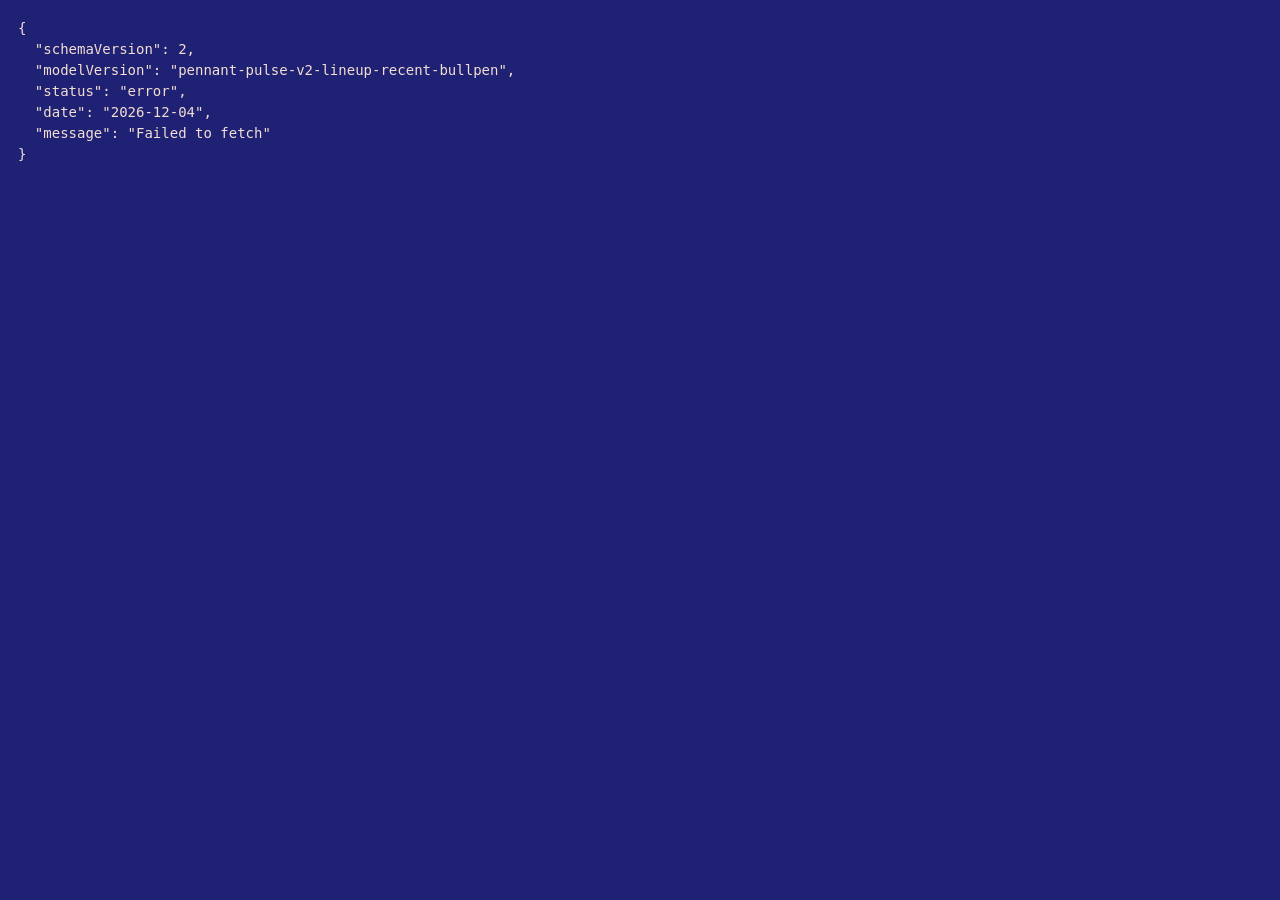
<file: ai.html>
<!doctype html>
<html lang="en">
<head>
  <meta charset="utf-8">
  <meta name="viewport" content="width=device-width, initial-scale=1">
  <title>Pennant Pulse Live JSON</title>
  <style>
    body { margin: 0; padding: 18px; color: #f3ded3; background: #1f2174; font: 14px/1.5 ui-monospace, SFMono-Regular, Menlo, Consolas, monospace; }
    pre { margin: 0; white-space: pre-wrap; overflow-wrap: anywhere; }
  </style>
</head>
<body>
  <pre id="json">{"status":"loading","message":"Running Pennant Pulse version-two model..."}</pre>
  <script src="oracle-core.js"></script>
  <script>
    (async () => {
      const output = document.getElementById('json');
      const url = new URL(window.location.href);
      const requestedDate = url.searchParams.get('date');
      const date = /^\d{4}-\d{2}-\d{2}$/.test(requestedDate || '')
        ? requestedDate
        : window.DiamondOracleCore.todayPacific();

      try {
        const payload = await window.DiamondOracleCore.generateBoard(date);
        const feed = window.DiamondOracleCore.buildFeed(payload);
        const json = JSON.stringify(feed, null, 2);
        output.textContent = json;
        document.title = `Pennant Pulse JSON ${date}`;

        const machineReadable = document.createElement('script');
        machineReadable.id = 'pennantPulseData';
        machineReadable.type = 'application/json';
        machineReadable.textContent = json;
        document.body.appendChild(machineReadable);
      } catch (error) {
        output.textContent = JSON.stringify({
          schemaVersion: 2,
          modelVersion: 'pennant-pulse-v2-lineup-recent-bullpen',
          status: 'error',
          date,
          message: error.message
        }, null, 2);
      }
    })();
  </script>
</body>
</html>
</file>
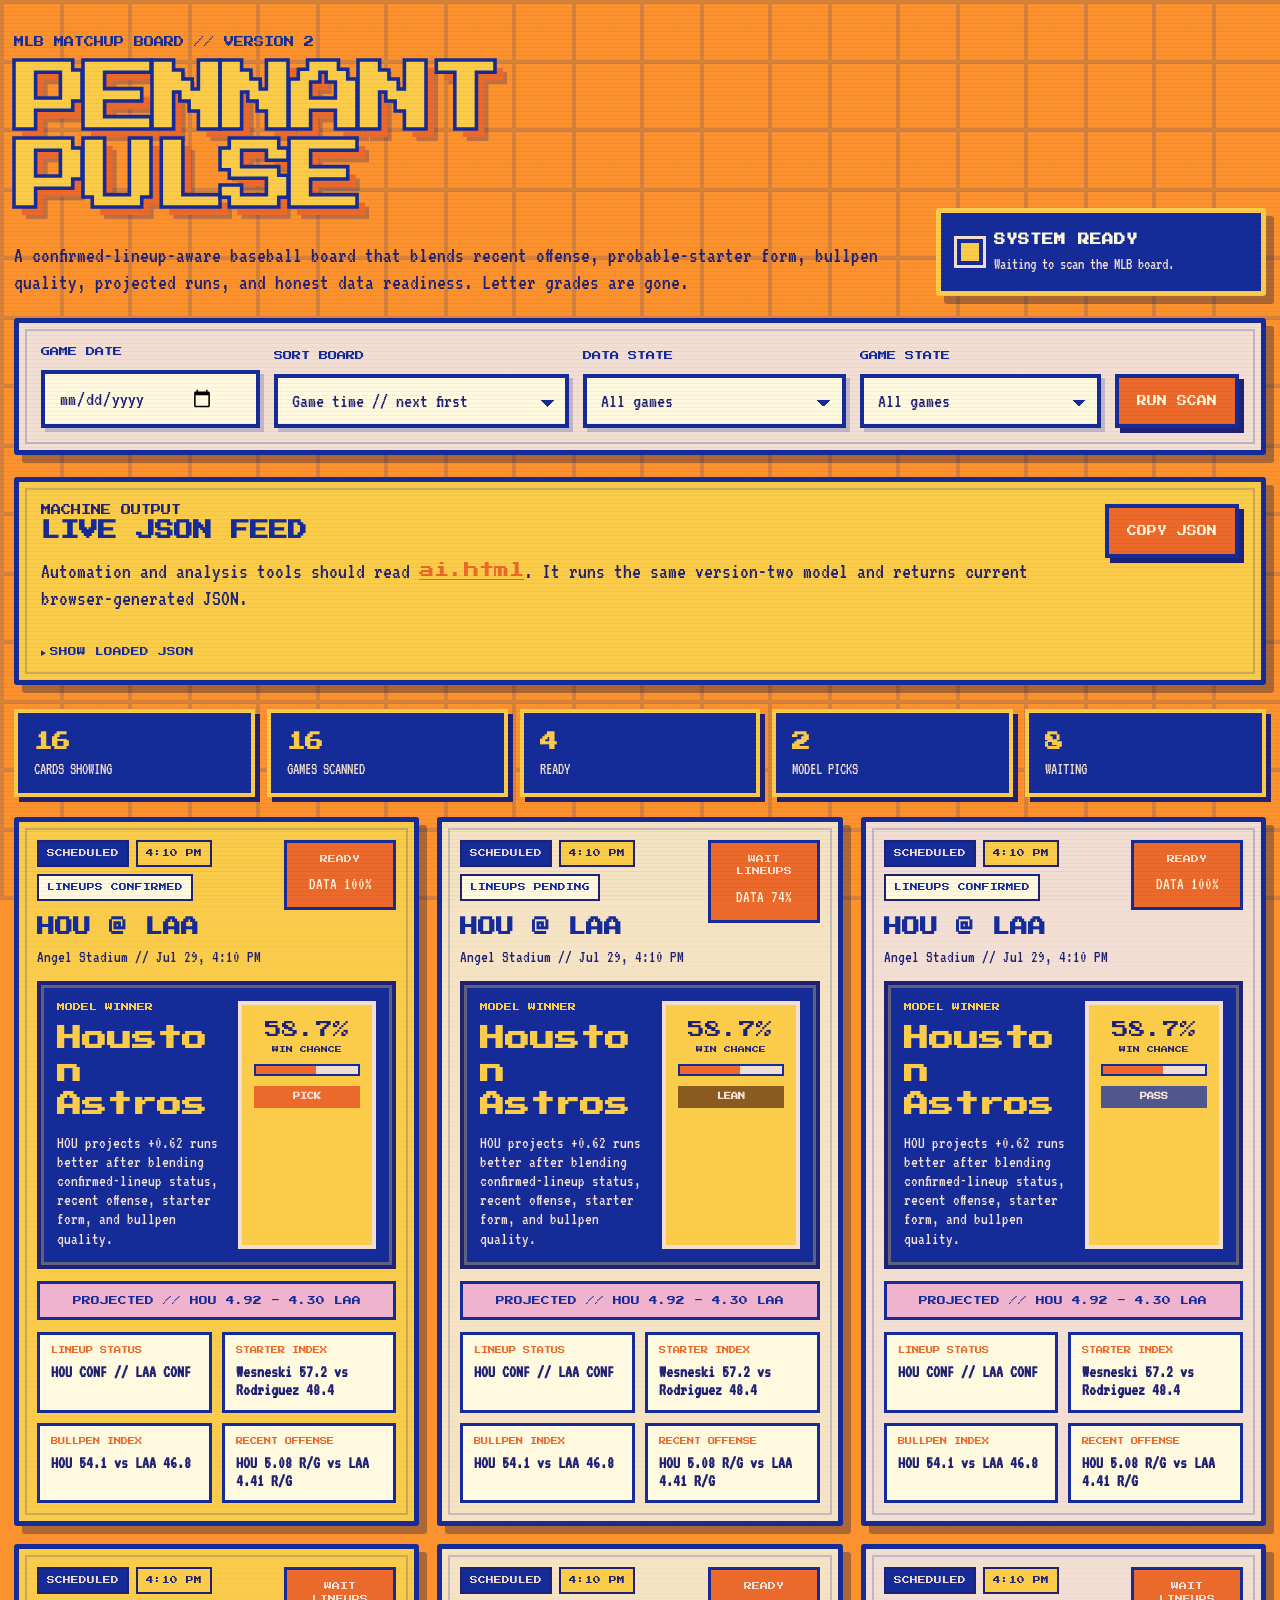
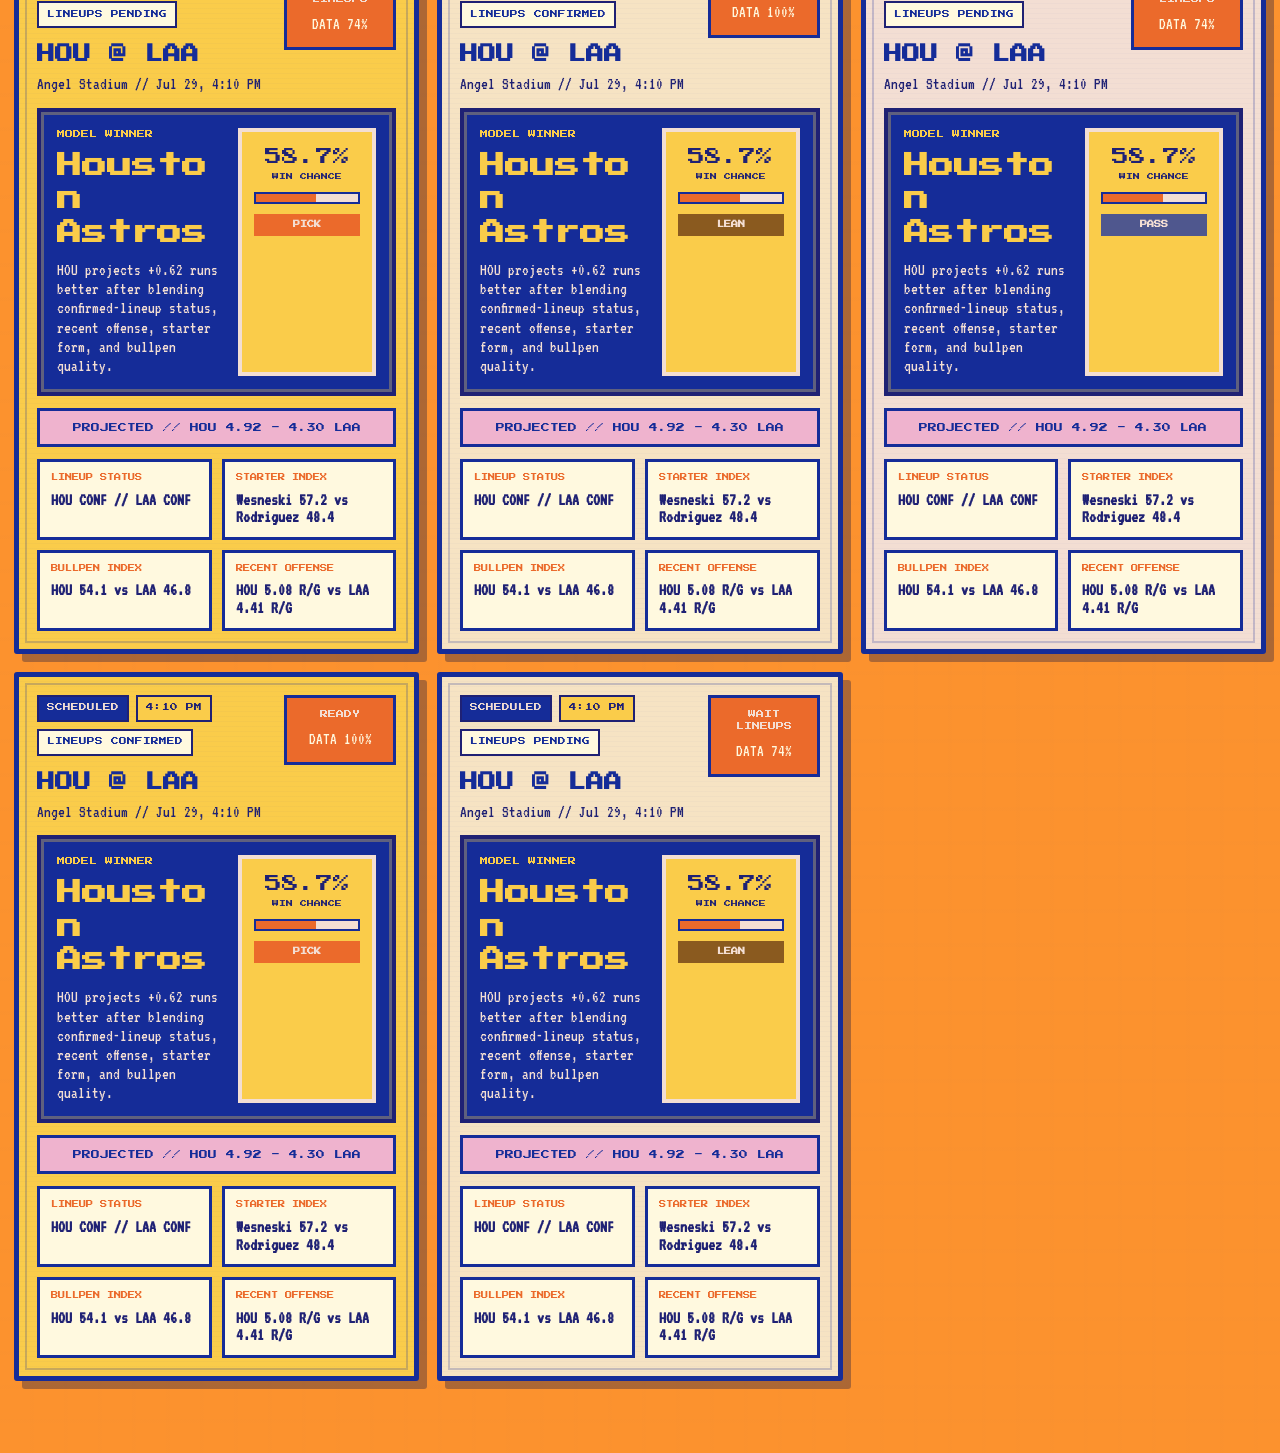
<file: preview-static.html>
<!doctype html>
<html lang="en">
<head>
  <meta charset="utf-8" />
  <meta name="viewport" content="width=device-width, initial-scale=1" />
  <meta name="theme-color" content="#152c98" />
  <title>Pennant Pulse // MLB Matchup Board</title>
  <link rel="preconnect" href="https://fonts.googleapis.com">
  <link rel="preconnect" href="https://fonts.gstatic.com" crossorigin>
  <link href="https://fonts.googleapis.com/css2?family=Press+Start+2P&family=VT323&display=swap" rel="stylesheet">
  <link rel="stylesheet" href="styles.css" />
</head>
<body>
  <div class="maze-backdrop" aria-hidden="true"></div>

  <div class="shell">
    <header class="hero">
      <div class="hero-copy">
        <p class="eyebrow">MLB MATCHUP BOARD // VERSION 2</p>
        <h1>PENNANT<br>PULSE</h1>
        <p class="subhead">A confirmed-lineup-aware baseball board that blends recent offense, probable-starter form, bullpen quality, projected runs, and honest data readiness. Letter grades are gone.</p>
      </div>

      <div class="status-card" aria-live="polite">
        <span class="pixel-dot"></span>
        <div>
          <strong id="dataMode">SYSTEM READY</strong>
          <small id="dataCount">Waiting to scan the MLB board.</small>
        </div>
      </div>
    </header>

    <section class="controls arcade-panel" aria-label="Board controls">
      <label>
        GAME DATE
        <input id="dateInput" type="date" />
      </label>

      <label>
        SORT BOARD
        <select id="sortSelect">
          <option value="timeAsc">Game time // next first</option>
          <option value="probabilityDesc">Model win chance</option>
          <option value="runEdgeDesc">Projected run edge</option>
          <option value="readinessDesc">Data readiness</option>
        </select>
      </label>

      <label>
        DATA STATE
        <select id="readinessFilter">
          <option value="ALL">All games</option>
          <option value="READY">Ready // lineups confirmed</option>
          <option value="WAIT">Waiting on data</option>
          <option value="PICK">Model picks only</option>
          <option value="PASS">Passes only</option>
        </select>
      </label>

      <label>
        GAME STATE
        <select id="timeFilter">
          <option value="ALL">All games</option>
          <option value="UPCOMING">Upcoming</option>
          <option value="LIVE">Live</option>
          <option value="FINAL">Final</option>
          <option value="OFF">Postponed / cancelled</option>
        </select>
      </label>

      <button id="loadBtn" type="button">RUN SCAN</button>
    </section>

    <section class="ai-feed arcade-panel" aria-label="AI readable picks feed">
      <div>
        <p class="eyebrow">MACHINE OUTPUT</p>
        <h2>LIVE JSON FEED</h2>
        <p>Automation and analysis tools should read <a href="ai.html" id="jsonFeedLink">ai.html</a>. It runs the same version-two model and returns current browser-generated JSON.</p>
      </div>
      <div class="ai-actions">
        <button id="copyJsonBtn" type="button">COPY JSON</button>
      </div>
      <details class="json-details">
        <summary>SHOW LOADED JSON</summary>
        <pre id="aiReadableJson">{"status":"waiting_for_scan"}</pre>
      </details>
      <script id="pennantPulseData" type="application/json">{"status":"waiting_for_scan"}</script>
    </section>

    <main>
      <div id="summary" class="summary"></div>
      <div id="boardGrid" class="grid"></div>
    </main>
  </div>

  <template id="gameCardTemplate">
    <article class="game-card arcade-panel">
      <div class="scanline" aria-hidden="true"></div>
      <div class="game-top">
        <div>
          <div class="chip-row">
            <span class="tag game-status"></span>
            <span class="tag tag-yellow game-time-chip"></span>
            <span class="tag tag-cream lineup-chip"></span>
          </div>
          <h2 class="matchup"></h2>
          <p class="venue"></p>
        </div>
        <div class="model-state"></div>
      </div>

      <section class="winner-panel">
        <div class="winner-copy">
          <span class="winner-label">MODEL WINNER</span>
          <h3 class="winner"></h3>
          <p class="primary-reason"></p>
        </div>
        <div class="win-prob">
          <span class="win-prob-value"></span>
          <small>WIN CHANCE</small>
          <div class="prob-track"><i></i></div>
          <b class="decision"></b>
        </div>
      </section>

      <div class="projected-score"></div>

      <div class="quick-factors">
        <div class="factor lineup-factor"></div>
        <div class="factor pitcher-factor"></div>
        <div class="factor bullpen-factor"></div>
        <div class="factor form-factor"></div>
      </div>

      <details>
        <summary>OPEN MATCHUP DATA</summary>
        <div class="details-grid">
          <div>
            <h4 class="away-title"></h4>
            <ul class="away-reasons"></ul>
          </div>
          <div>
            <h4 class="home-title"></h4>
            <ul class="home-reasons"></ul>
          </div>
        </div>
      </details>
    </article>
  </template>

  <script>
    document.getElementById('summary').innerHTML = `<div class="summary-grid">
      <div><strong>16</strong><span>CARDS SHOWING</span></div><div><strong>16</strong><span>GAMES SCANNED</span></div><div><strong>4</strong><span>READY</span></div><div><strong>2</strong><span>MODEL PICKS</span></div><div><strong>8</strong><span>WAITING</span></div></div>`;
    const grid=document.getElementById('boardGrid');
    for (let i=0;i<8;i++) {
      grid.innerHTML += `<article class="game-card arcade-panel" data-decision="${i%3===0?'PICK':i%3===1?'LEAN':'PASS'}">
        <div class="scanline"></div><div class="game-top"><div><div class="chip-row"><span class="tag">SCHEDULED</span><span class="tag tag-yellow">4:10 PM</span><span class="tag tag-cream">LINEUPS ${i%2?'PENDING':'CONFIRMED'}</span></div><h2 class="matchup">HOU @ LAA</h2><p class="venue">Angel Stadium // Jul 29, 4:10 PM</p></div><div class="model-state">${i%2?'WAIT LINEUPS':'READY'}<small>DATA ${i%2?'74':'100'}%</small></div></div>
        <section class="winner-panel"><div class="winner-copy"><span class="winner-label">MODEL WINNER</span><h3 class="winner">Houston Astros</h3><p class="primary-reason">HOU projects +0.62 runs better after blending confirmed-lineup status, recent offense, starter form, and bullpen quality.</p></div><div class="win-prob"><span class="win-prob-value">58.7%</span><small>WIN CHANCE</small><div class="prob-track"><i style="width:58.7%"></i></div><b class="decision">${i%3===0?'PICK':i%3===1?'LEAN':'PASS'}</b></div></section>
        <div class="projected-score">PROJECTED // HOU 4.92 - 4.30 LAA</div><div class="quick-factors"><div class="factor"><span>LINEUP STATUS</span><strong>HOU CONF // LAA CONF</strong></div><div class="factor"><span>STARTER INDEX</span><strong>Wesneski 57.2 vs Rodriguez 48.4</strong></div><div class="factor"><span>BULLPEN INDEX</span><strong>HOU 54.1 vs LAA 46.8</strong></div><div class="factor"><span>RECENT OFFENSE</span><strong>HOU 5.08 R/G vs LAA 4.41 R/G</strong></div></div>
      </article>`;
    }
  </script>
</body>
</html>
</file>
<file: styles.css>
:root {
  --orange: #fc922e;
  --orange-dark: #eb6a2b;
  --yellow: #facc4a;
  --blue: #152c98;
  --blue-dark: #1f2174;
  --cream: #f3ded3;
  --pink: #efb3ce;
  --ink: #131541;
  --white: #fff9df;
  --shadow: 8px 8px 0 rgba(19, 21, 65, .34);
  --pixel-font: "Press Start 2P", "Courier New", monospace;
  --body-font: "VT323", "Courier New", monospace;
}

* { box-sizing: border-box; }
html { min-height: 100%; background: var(--orange); }
body {
  min-height: 100%;
  margin: 0;
  color: var(--ink);
  font-family: var(--body-font);
  font-size: 22px;
  background:
    linear-gradient(rgba(252, 146, 46, .92), rgba(252, 146, 46, .96)),
    repeating-linear-gradient(0deg, transparent 0 30px, rgba(21, 44, 152, .10) 30px 34px),
    repeating-linear-gradient(90deg, transparent 0 30px, rgba(21, 44, 152, .10) 30px 34px);
  overflow-x: hidden;
}

body::after {
  content: "";
  position: fixed;
  inset: 0;
  pointer-events: none;
  z-index: 20;
  background: repeating-linear-gradient(180deg, transparent 0 3px, rgba(31, 33, 116, .045) 3px 4px);
  mix-blend-mode: multiply;
}

.maze-backdrop {
  position: fixed;
  inset: 0;
  pointer-events: none;
  opacity: .16;
  background:
    linear-gradient(90deg, var(--blue) 4px, transparent 4px) 0 0 / 128px 128px,
    linear-gradient(var(--blue) 4px, transparent 4px) 0 0 / 128px 128px,
    linear-gradient(90deg, transparent 60px, var(--blue) 60px 64px, transparent 64px) 0 0 / 128px 128px,
    linear-gradient(transparent 60px, var(--blue) 60px 64px, transparent 64px) 0 0 / 128px 128px;
}

.shell {
  position: relative;
  z-index: 1;
  width: min(1900px, calc(100vw - 28px));
  margin: 0 auto;
  padding: 34px 0 72px;
}

.hero {
  display: flex;
  justify-content: space-between;
  align-items: flex-end;
  gap: 28px;
  margin-bottom: 22px;
}

.hero-copy { max-width: 1180px; }
.brandline {
  display: flex;
  align-items: center;
  gap: 14px;
  flex-wrap: wrap;
  margin-bottom: 12px;
}
.brandline .eyebrow { margin: 0; }
.mlb-mark {
  display: inline-flex;
  align-items: center;
  justify-content: center;
  width: 74px;
  min-height: 44px;
  padding: 5px 7px;
  background: var(--blue-dark);
  border: 3px solid var(--yellow);
  box-shadow: 4px 4px 0 var(--orange-dark);
}
.mlb-mark img {
  display: block;
  width: 100%;
  height: auto;
}
.eyebrow {
  margin: 0 0 12px;
  color: var(--blue);
  font-family: var(--pixel-font);
  font-size: clamp(.55rem, .8vw, .78rem);
  line-height: 1.7;
  text-transform: uppercase;
}

h1, h2, h3, h4, button, select, input, label, summary, .tag, .model-state, .decision {
  font-family: var(--pixel-font);
}

h1 {
  margin: 0;
  color: var(--yellow);
  font-size: clamp(2.3rem, 5.8vw, 6.2rem);
  line-height: 1.04;
  letter-spacing: -.07em;
  -webkit-text-stroke: clamp(2px, .28vw, 5px) var(--blue);
  text-shadow: 8px 8px 0 var(--orange-dark), 12px 12px 0 rgba(31, 33, 116, .28);
}

.subhead {
  max-width: 1000px;
  margin: 24px 0 0;
  color: var(--blue-dark);
  font-size: clamp(1.2rem, 1.7vw, 1.7rem);
  line-height: 1.25;
}

.arcade-panel, .status-card {
  position: relative;
  background: var(--cream);
  border: 5px solid var(--blue);
  border-radius: 3px;
  box-shadow: var(--shadow);
}

.arcade-panel::before, .status-card::before {
  content: "";
  position: absolute;
  inset: 6px;
  border: 2px solid rgba(21, 44, 152, .22);
  pointer-events: none;
}

.status-card {
  display: flex;
  align-items: center;
  gap: 15px;
  min-width: 330px;
  padding: 18px 20px;
  background: var(--blue);
  color: var(--white);
  border-color: var(--yellow);
}
.status-card strong { display: block; font-family: var(--pixel-font); font-size: .72rem; line-height: 1.5; }
.status-card small { display: block; margin-top: 8px; color: var(--cream); font-size: 1rem; line-height: 1.05; }
.pixel-dot {
  width: 18px;
  height: 18px;
  flex: 0 0 auto;
  background: var(--yellow);
  box-shadow: 0 0 0 4px var(--blue), 0 0 0 7px var(--cream);
  animation: blink 1.1s steps(2, end) infinite;
}

.controls {
  display: grid;
  grid-template-columns: minmax(180px, 1fr) minmax(250px, 1.35fr) minmax(240px, 1.2fr) minmax(220px, 1.1fr) auto;
  gap: 14px;
  align-items: end;
  padding: 22px;
  margin-bottom: 22px;
}

label {
  display: block;
  color: var(--blue);
  font-size: .58rem;
  line-height: 1.6;
}

input, select {
  appearance: none;
  width: 100%;
  min-height: 54px;
  margin-top: 10px;
  padding: 13px 42px 13px 14px;
  color: var(--blue-dark);
  background: var(--white);
  border: 4px solid var(--blue);
  border-radius: 0;
  outline: none;
  font-family: var(--body-font);
  font-size: 1.25rem;
  box-shadow: 4px 4px 0 rgba(21, 44, 152, .22);
}
select {
  cursor: pointer;
  background-image:
    linear-gradient(45deg, transparent 50%, var(--blue) 50%),
    linear-gradient(135deg, var(--blue) 50%, transparent 50%);
  background-position: calc(100% - 18px) 22px, calc(100% - 11px) 22px;
  background-size: 7px 7px;
  background-repeat: no-repeat;
}
input:focus, select:focus { border-color: var(--orange-dark); box-shadow: 4px 4px 0 var(--yellow); }

button {
  min-height: 54px;
  padding: 15px 18px;
  color: var(--white);
  background: var(--orange-dark);
  border: 4px solid var(--blue);
  border-radius: 0;
  box-shadow: 5px 5px 0 var(--blue-dark);
  cursor: pointer;
  font-size: .62rem;
  line-height: 1.5;
  transition: transform .08s steps(2, end), box-shadow .08s steps(2, end);
}
button:hover { transform: translate(-2px, -2px); box-shadow: 8px 8px 0 var(--blue-dark); }
button:active { transform: translate(4px, 4px); box-shadow: 1px 1px 0 var(--blue-dark); }
button:disabled { opacity: .62; cursor: wait; transform: none; }

.ai-feed {
  display: grid;
  grid-template-columns: minmax(0, 1fr) auto;
  gap: 18px;
  align-items: start;
  margin-bottom: 24px;
  padding: 22px;
  background: var(--yellow);
}
.ai-feed h2 { margin: 0 0 12px; color: var(--blue); font-size: clamp(.9rem, 1.5vw, 1.25rem); line-height: 1.5; }
.ai-feed p { margin: 0; color: var(--blue-dark); line-height: 1.25; }
.ai-feed a { color: var(--orange-dark); font-family: var(--pixel-font); font-size: .7em; }
.ai-actions { display: flex; justify-content: flex-end; }
.json-details { grid-column: 1 / -1; }
.json-details pre {
  max-height: 360px;
  overflow: auto;
  margin: 14px 0 0;
  padding: 18px;
  color: var(--cream);
  background: var(--blue-dark);
  border: 4px solid var(--blue);
  white-space: pre-wrap;
  word-break: break-word;
  font-family: "Courier New", monospace;
  font-size: .78rem;
  line-height: 1.5;
}

.summary { margin: 20px 0; }
.summary-grid {
  display: grid;
  grid-template-columns: repeat(5, minmax(130px, 1fr));
  gap: 12px;
}
.summary-grid div {
  padding: 16px;
  color: var(--cream);
  background: var(--blue);
  border: 4px solid var(--yellow);
  box-shadow: 5px 5px 0 var(--blue-dark);
}
.summary-grid strong { display: block; color: var(--yellow); font-family: var(--pixel-font); font-size: 1.15rem; line-height: 1.5; }
.summary-grid span { display: block; margin-top: 4px; font-size: 1rem; line-height: 1; }
.summary-note { color: var(--blue-dark); font-size: 1.15rem; line-height: 1.2; }
.error { color: #8f1728; }
.loading-wrap { padding: 20px; background: var(--blue); border: 5px solid var(--yellow); box-shadow: var(--shadow); }
.loading-label { margin-bottom: 12px; color: var(--cream); font-family: var(--pixel-font); font-size: .62rem; line-height: 1.5; }
.loading-line { height: 24px; overflow: hidden; background: var(--blue-dark); border: 4px solid var(--cream); }
.loading-line i { display: block; width: 7%; height: 100%; background: repeating-linear-gradient(90deg, var(--yellow) 0 18px, var(--orange-dark) 18px 36px); animation: loading 1.2s steps(8, end) infinite; }

.grid {
  display: grid;
  grid-template-columns: repeat(auto-fit, minmax(min(100%, 390px), 1fr));
  gap: 18px;
  align-items: start;
}

.game-card {
  min-width: 0;
  padding: 18px;
  overflow: hidden;
  background: var(--cream);
  opacity: 1;
  animation: none;
}
.game-card[data-decision="PICK"] { background: var(--yellow); }
.game-card[data-decision="LEAN"] { background: #f6e3c3; }
.game-card[data-decision="PASS"],
.game-card[data-decision="WAIT"],
.game-card[data-decision="OFF"] { background: var(--cream); opacity: 1; }
.game-card:hover { transform: translate(-2px, -2px); box-shadow: 11px 11px 0 rgba(19, 21, 65, .38); }
.scanline { position: absolute; inset: 0; pointer-events: none; background: repeating-linear-gradient(180deg, transparent 0 4px, rgba(21,44,152,.025) 4px 5px); }
.game-card > *:not(.scanline) { position: relative; }

.game-top { display: flex; justify-content: space-between; align-items: flex-start; gap: 14px; margin-bottom: 14px; }
.chip-row { display: flex; flex-wrap: wrap; gap: 7px; }
.tag {
  display: inline-flex;
  align-items: center;
  min-height: 27px;
  padding: 6px 8px;
  color: var(--cream);
  background: var(--blue);
  border: 2px solid var(--blue-dark);
  font-size: .48rem;
  line-height: 1.25;
}
.tag-yellow { color: var(--blue-dark); background: var(--yellow); }
.tag-cream { color: var(--blue); background: var(--white); }
.matchup { margin: 14px 0 7px; color: var(--blue); font-size: clamp(.85rem, 1.4vw, 1.15rem); line-height: 1.45; }
.venue { margin: 0; color: var(--blue-dark); font-size: 1.05rem; line-height: 1.1; }
.model-state {
  min-width: 112px;
  padding: 10px;
  color: var(--cream);
  background: var(--orange-dark);
  border: 3px solid var(--blue);
  text-align: center;
  font-size: .5rem;
  line-height: 1.55;
}
.model-state small { display: block; margin-top: 6px; color: var(--white); font-family: var(--body-font); font-size: 1.05rem; }

.winner-panel {
  display: flex;
  justify-content: space-between;
  align-items: stretch;
  gap: 14px;
  padding: 16px;
  margin: 14px 0 12px;
  color: var(--cream);
  background: var(--blue);
  border: 4px solid var(--blue-dark);
  box-shadow: inset 0 0 0 3px rgba(250, 204, 74, .32);
}
.winner-copy { min-width: 0; flex: 1; }
.winner-label { display: block; color: var(--yellow); font-family: var(--pixel-font); font-size: .5rem; line-height: 1.5; }
.winner { margin: 9px 0 0; color: var(--yellow); font-size: clamp(1rem, 2vw, 1.55rem); line-height: 1.35; overflow-wrap: anywhere; }
.primary-reason { margin: 12px 0 0; color: var(--cream); font-size: 1.05rem; line-height: 1.14; }
.win-prob {
  width: 138px;
  flex: 0 0 138px;
  padding: 12px;
  text-align: center;
  color: var(--blue-dark);
  background: var(--yellow);
  border: 4px solid var(--cream);
}
.win-prob-value { display: block; font-family: var(--pixel-font); font-size: 1.05rem; line-height: 1.5; }
.win-prob small { display: block; margin-top: 3px; font-family: var(--pixel-font); font-size: .43rem; line-height: 1.4; }
.prob-track { height: 12px; margin: 10px 0; overflow: hidden; background: var(--cream); border: 2px solid var(--blue); }
.prob-track i { display: block; width: 0; height: 100%; background: var(--orange-dark); }
.decision { display: block; padding: 6px 4px; color: var(--cream); background: var(--blue-dark); font-size: .45rem; line-height: 1.4; }
.game-card[data-decision="PICK"] .decision { background: var(--orange-dark); }
.game-card[data-decision="LEAN"] .decision { background: #8a5a1f; }
.game-card[data-decision="PASS"] .decision { background: #4f578e; }
.game-card[data-decision="WAIT"] .decision,
.game-card[data-decision="OFF"] .decision { background: #666; }

.projected-score {
  padding: 10px 12px;
  color: var(--blue);
  background: var(--pink);
  border: 3px solid var(--blue);
  font-family: var(--pixel-font);
  font-size: .55rem;
  line-height: 1.5;
  text-align: center;
}
.quick-factors { display: grid; grid-template-columns: 1fr 1fr; gap: 10px; margin-top: 12px; }
.factor {
  min-width: 0;
  padding: 11px;
  background: var(--white);
  border: 3px solid var(--blue);
}
.factor span { display: block; margin-bottom: 7px; color: var(--orange-dark); font-family: var(--pixel-font); font-size: .45rem; line-height: 1.45; }
.factor strong { display: block; color: var(--blue-dark); font-family: var(--body-font); font-size: 1.08rem; line-height: 1.02; }

details { margin-top: 14px; }
summary { cursor: pointer; color: var(--blue); font-size: .54rem; line-height: 1.6; }
summary:hover { color: var(--orange-dark); }
.details-grid { display: grid; grid-template-columns: 1fr 1fr; gap: 14px; margin-top: 14px; }
h4 { margin: 0 0 9px; color: var(--orange-dark); font-size: .55rem; line-height: 1.5; }
ul { margin: 0; padding-left: 20px; }
li { margin-bottom: 8px; color: var(--blue-dark); font-size: 1.02rem; line-height: 1.05; }
.empty-state { grid-column: 1 / -1; padding: 28px; text-align: center; }
.empty-state strong { display: block; color: var(--blue); font-family: var(--pixel-font); font-size: .8rem; line-height: 1.6; }
.empty-state span { display: block; margin-top: 10px; color: var(--blue-dark); }

@keyframes blink { 50% { opacity: .3; } }
@keyframes loading { from { width: 8%; } to { width: 100%; } }
@keyframes pop-in { from { opacity: 0; transform: translateY(12px); } to { opacity: 1; transform: translateY(0); } }

@media (min-width: 1740px) {
  .grid { grid-template-columns: repeat(4, minmax(0, 1fr)); }
}

@media (max-width: 1160px) {
  .controls { grid-template-columns: repeat(2, minmax(0, 1fr)); }
  .summary-grid { grid-template-columns: repeat(3, minmax(120px, 1fr)); }
}

@media (max-width: 780px) {
  body { font-size: 20px; }
  .shell { width: min(100% - 18px, 1900px); padding-top: 18px; }
  .hero { flex-direction: column; align-items: stretch; }
  .status-card { min-width: 0; }
  .controls, .ai-feed { grid-template-columns: 1fr; }
  .ai-actions button { width: 100%; }
  .summary-grid { grid-template-columns: 1fr 1fr; }
  .game-top, .winner-panel { flex-direction: column; }
  .model-state, .win-prob { width: 100%; min-width: 0; flex-basis: auto; }
  .quick-factors, .details-grid { grid-template-columns: 1fr; }
}

@media (max-width: 480px) {
  .mlb-mark { width: 62px; min-height: 38px; }
  h1 { font-size: 2.05rem; text-shadow: 5px 5px 0 var(--orange-dark), 8px 8px 0 rgba(31, 33, 116, .28); }
  .summary-grid { grid-template-columns: 1fr; }
  .game-card { padding: 13px; }
}

@media (prefers-reduced-motion: reduce) {
  *, *::before, *::after { animation-duration: .001ms !important; animation-iteration-count: 1 !important; transition-duration: .001ms !important; }
}
</file>
